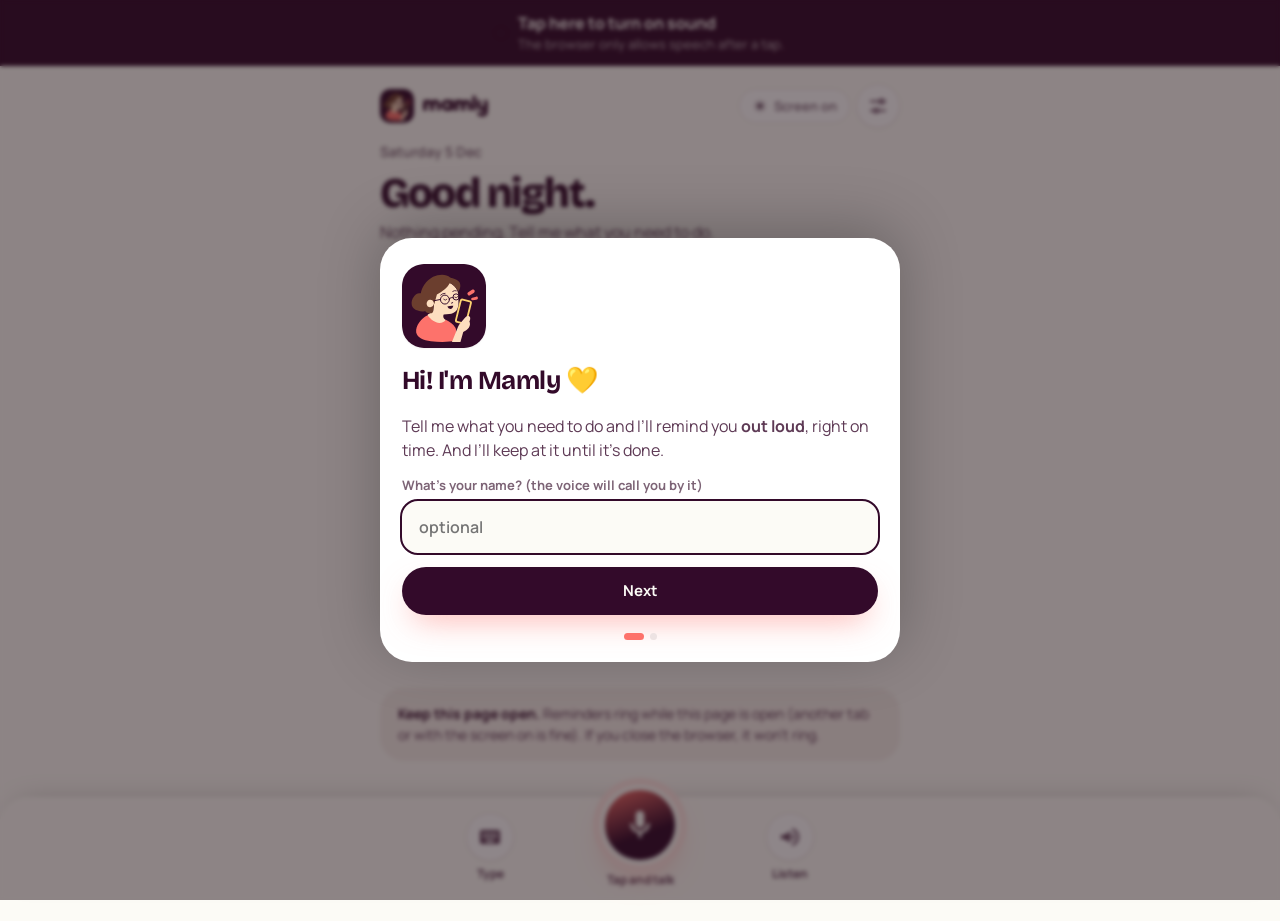
<file: web/index.html>
<!doctype html>
<html lang="pt-PT">
<head>
  <meta charset="utf-8">
  <meta name="robots" content="noindex">
  <meta name="viewport" content="width=device-width, initial-scale=1, viewport-fit=cover">
  <title>Mamly</title>
  <meta name="description" content="Lembretes falados: dizes o que tens de fazer e a app lembra-te em voz alta, de hora a hora.">
  <meta name="theme-color" content="#FCFBF6" media="(prefers-color-scheme: light)">
  <meta name="theme-color" content="#1A0D17" media="(prefers-color-scheme: dark)">
  <link rel="manifest" href="manifest.webmanifest">
  <link rel="icon" href="icon.svg" type="image/svg+xml">
  <link rel="apple-touch-icon" href="icon-512.png">
  <meta name="apple-mobile-web-app-capable" content="yes">
  <link rel="stylesheet" href="style.css">
</head>
<body>
  <button id="unlock" class="unlock" hidden>
    <span class="unlock-dot"></span>
    <span><b>Toca aqui para ligar o som</b><small>O browser só deixa falar depois de um toque.</small></span>
  </button>

  <header class="top">
    <div class="top-row">
      <div class="brand"><img src="icon.svg" alt=""><svg aria-label="Mamly" role="img" xmlns="http://www.w3.org/2000/svg" viewBox="200 776 852 288"><g fill="none" stroke="currentColor" stroke-width="46" stroke-linecap="round" stroke-linejoin="round">
<path d="M227.5 862V958"/><path d="M227.5 958V906A44.75 44.75 0 0 1 317 906V958"/><path d="M317 958V906A44 44 0 0 1 405 906V958"/>
<circle cx="516" cy="910" r="53.5"/><path d="M577 862V958"/>
<path d="M637 862V958"/><path d="M637 958V906A43.75 43.75 0 0 1 724.5 906V958"/><path d="M724.5 958V906A43 43 0 0 1 810.5 906V958"/>
<path d="M870 805V958"/>
<path d="M931.5 862V913A46.1 46.1 0 0 0 1023.7 913"/><path d="M1023.7 862V990Q1023.7 1036 975 1036Q950 1036 934 1024"/>
</g></svg></div>
      <div class="top-actions">
        <button id="keepAwake" class="chip" aria-pressed="false" title="Impede o ecrã de desligar enquanto a página está aberta">
          <svg viewBox="0 0 24 24" width="16" height="16" aria-hidden="true"><path fill="currentColor" d="M12 7a5 5 0 1 0 0 10 5 5 0 0 0 0-10Zm0-5 1.5 3h-3L12 2Zm0 20-1.5-3h3L12 22ZM2 12l3-1.5v3L2 12Zm20 0-3 1.5v-3l3 1.5ZM4.9 4.9l3.2 1.1-2.1 2.1-1.1-3.2Zm14.2 14.2-3.2-1.1 2.1-2.1 1.1 3.2Zm0-14.2-1.1 3.2-2.1-2.1 3.2-1.1ZM4.9 19.1l1.1-3.2 2.1 2.1-3.2 1.1Z"/></svg>
          Ecrã ligado
        </button>
        <button id="openSettings" class="icon-btn" aria-label="Definições">
          <svg viewBox="0 0 24 24" width="22" height="22" aria-hidden="true"><path fill="none" stroke="currentColor" stroke-width="1.8" stroke-linecap="round" d="M4 7h10M18 7h2M4 17h4M12 17h8"/><circle cx="16" cy="7" r="2.2" fill="none" stroke="currentColor" stroke-width="1.8"/><circle cx="10" cy="17" r="2.2" fill="none" stroke="currentColor" stroke-width="1.8"/></svg>
        </button>
      </div>
    </div>
    <p id="today" class="today"></p>
    <h1 id="greeting" class="greeting">Olá</h1>
    <p id="summary" class="summary"></p>
  </header>

  <main>
    <section id="next" class="next" hidden aria-live="polite">
      <div class="next-head">
        <span id="nextKind" class="next-kind">A seguir</span>
        <span id="nextIn" class="next-in"></span>
      </div>
      <div class="next-body">
        <div class="next-ring" aria-hidden="true">
          <svg viewBox="0 0 120 120"><circle class="ring-bg" cx="60" cy="60" r="52"/><circle id="nextRing" class="ring-fg" cx="60" cy="60" r="52"/></svg>
          <span id="nextTime" class="next-time"></span>
        </div>
        <div class="next-text">
          <p id="nextTask" class="next-task"></p>
          <p id="nextMeta" class="next-meta"></p>
        </div>
      </div>
      <div id="nextBarWrap" class="next-bar" hidden><i id="nextBar"></i></div>
    </section>

    <div id="dndBar" class="dnd-bar" hidden>
      <span class="dnd-moon" aria-hidden="true">🌙</span>
      <span id="dndText">Não incomodar</span>
      <button id="dndCancel" type="button" class="link-btn">Cancelar</button>
    </div>

    <section class="list-wrap">
      <div class="list-head">
        <h2>Hoje e a seguir</h2>
        <span id="count" class="count"></span>
      </div>
      <ul id="list" class="list"></ul>

      <div id="empty" class="empty">
        <div class="empty-art" aria-hidden="true"><img src="icon.svg" alt=""></div>
        <h3>A tua cabeça fica livre.</h3>
        <p>Carrega no microfone e diz o que não te podes esquecer. Eu lembro-te em voz alta.</p>
        <div class="examples">
          <button class="example" data-example="De 30 em 30 minutos das 13h às 17h avisa-me para pagar a conta da luz">“De 30 em 30 min, das 13h às 17h, pagar a luz”</button>
          <button class="example" data-example="Daqui a 20 minutos tirar a roupa da máquina">“Daqui a 20 min tirar a roupa”</button>
          <button class="example" data-example="Amanhã às 9 ligar ao dentista">“Amanhã às 9 ligar ao dentista”</button>
        </div>
        <div id="spEmpty" class="sp-empty" hidden></div>
      </div>

      <details id="calWrap" class="done-wrap cal-wrap" hidden>
        <summary><span>📅 Do calendário</span> <span id="calCount" class="count"></span></summary>
        <ul id="calList" class="list"></ul>
      </details>

      <details id="doneWrap" class="done-wrap" hidden>
        <summary><span>Feitos</span> <span id="doneCount" class="count"></span></summary>
        <ul id="doneList" class="list list-done"></ul>
        <button id="clearDone" class="link-btn">Limpar feitos</button>
      </details>
    </section>

    <div id="spStrip" class="sp-strip" hidden></div>

    <section id="notice" class="notice">
      <p id="noticeText"><b>Deixa esta página aberta.</b> Os avisos tocam enquanto a página estiver aberta (pode estar noutro separador ou com o ecrã ligado). Se fechares o browser, não toca.</p>
      <div class="notice-actions">
        <button id="enableNotif" class="btn btn-soft" hidden>Ativar notificações</button>
        <button id="fixBattery" class="btn btn-primary" hidden>Permitir funcionar em segundo plano</button>
        <button id="fixNotif" class="btn btn-soft" hidden>Ativar notificações</button>
        <button id="fixAlarm" class="btn btn-soft" hidden>Permitir alarmes</button>
        <button id="fixFullScreen" class="btn btn-soft" hidden>Responder por voz com o ecrã bloqueado</button>
        <button id="fixVoice" class="btn btn-primary" hidden>Instalar voz portuguesa</button>
        <button id="fixVoiceSettings" class="btn btn-soft" hidden>Definições de voz</button>
      </div>
      <ol id="batteryHelp" class="battery-help" hidden></ol>
    </section>
  </main>

  <!-- aviso em ecrã inteiro -->
  <section id="alert" class="alert" hidden role="alertdialog" aria-live="assertive" aria-labelledby="alertTask">
    <button class="alert-close" data-alert="close" aria-label="Fechar e voltar à lista">
      <svg viewBox="0 0 24 24" width="22" height="22" aria-hidden="true"><path fill="currentColor" d="M18.3 5.7 12 12l6.3 6.3-1.4 1.4L10.6 13.4 4.3 19.7l-1.4-1.4L9.2 12 2.9 5.7l1.4-1.4 6.3 6.3 6.3-6.3z"/></svg>
      <span>Fechar</span>
    </button>
    <div class="alert-inner">
      <div class="alert-bell" aria-hidden="true">
        <span></span><span></span>
        <svg viewBox="0 0 24 24" width="44" height="44"><path fill="currentColor" d="M12 22a2.5 2.5 0 0 0 2.4-2h-4.8a2.5 2.5 0 0 0 2.4 2Zm7-6V11a7 7 0 0 0-5.5-6.8V3.5a1.5 1.5 0 0 0-3 0v.7A7 7 0 0 0 5 11v5l-2 2v1h18v-1l-2-2Z"/></svg>
      </div>
      <p class="alert-kicker" id="alertKicker">Agora</p>
      <p class="alert-task" id="alertTask"></p>
      <p class="alert-meta" id="alertMeta"></p>
      <ul class="alert-list" id="alertList" hidden></ul>
      <button class="alert-done" data-alert="done">
        <svg viewBox="0 0 24 24" width="28" height="28" aria-hidden="true"><path fill="currentColor" d="M9 16.2 4.8 12l-1.4 1.4L9 19 21 7l-1.4-1.4L9 16.2Z"/></svg>
        <span id="alertDoneLabel">Feito</span>
      </button>
      <div class="alert-actions">
        <button class="alert-btn" data-alert="snooze10">+10 min</button>
        <button class="alert-btn" data-alert="snooze30">+30 min</button>
        <button class="alert-btn" data-alert="repeat" aria-label="Repetir">
          <svg viewBox="0 0 24 24" width="20" height="20" aria-hidden="true"><path fill="currentColor" d="M3 10v4h4l5 4V6L7 10H3Zm13.5 2A4.5 4.5 0 0 0 14 8v8a4.5 4.5 0 0 0 2.5-4ZM14 3.2v2.1a7 7 0 0 1 0 13.4v2.1a9 9 0 0 0 0-17.6Z"/></svg>
          Repetir
        </button>
      </div>
      <p class="alert-hint" id="alertHint"></p>
    </div>
  </section>

  <div id="toast" class="toast" hidden role="status"></div>
  <div id="cheer" class="cheer" hidden aria-live="polite">
    <div class="cheer-badge"><svg viewBox="0 0 24 24" width="44" height="44" aria-hidden="true"><path d="M5 12.5l4.2 4.2L19 7" fill="none" stroke="currentColor" stroke-width="3" stroke-linecap="round" stroke-linejoin="round"/></svg></div>
    <p id="cheerText" class="cheer-text"></p>
  </div>

  <!-- barra de baixo: microfone ao alcance do polegar -->
  <div class="dock">
    <p id="transcript" class="transcript" aria-live="polite"></p>
    <form id="typeForm" class="type-form" autocomplete="off" hidden>
      <input id="typeInput" type="text" placeholder="Ex.: às 15h ligar à mãe" aria-label="Escrever lembrete" enterkeyhint="done">
      <button class="send" type="submit" aria-label="Adicionar">
        <svg viewBox="0 0 24 24" width="22" height="22" aria-hidden="true"><path fill="currentColor" d="M3.4 20.4 21 12 3.4 3.6 3.4 10l12.6 2-12.6 2z"/></svg>
      </button>
    </form>
    <div class="dock-bar">
      <button id="typeToggle" class="dock-btn" aria-label="Escrever em vez de falar" aria-expanded="false">
        <svg viewBox="0 0 24 24" width="24" height="24" aria-hidden="true"><path fill="currentColor" d="M20 5H4a2 2 0 0 0-2 2v10a2 2 0 0 0 2 2h16a2 2 0 0 0 2-2V7a2 2 0 0 0-2-2Zm-9 3h2v2h-2V8Zm0 3h2v2h-2v-2ZM8 8h2v2H8V8Zm0 3h2v2H8v-2Zm-1 2H5v-2h2v2Zm0-3H5V8h2v2Zm9 7H8v-2h8v2Zm0-4h-2v-2h2v2Zm0-3h-2V8h2v2Zm3 3h-2v-2h2v2Zm0-3h-2V8h2v2Z"/></svg>
        <span>Escrever</span>
      </button>
      <div class="mic-wrap">
        <button id="mic" class="mic" aria-label="Falar um lembrete">
          <span class="mic-ring"></span><span class="mic-ring r2"></span>
          <svg class="mic-icon" viewBox="0 0 24 24" width="34" height="34" aria-hidden="true"><path fill="currentColor" d="M12 14a3 3 0 0 0 3-3V5a3 3 0 1 0-6 0v6a3 3 0 0 0 3 3Zm5-3a5 5 0 0 1-10 0H5a7 7 0 0 0 6 6.9V21h2v-3.1a7 7 0 0 0 6-6.9h-2Z"/></svg>
          <span class="mic-wave" aria-hidden="true"><i></i><i></i><i></i><i></i><i></i></span>
        </button>
        <p id="micLabel" class="mic-label">Toca e fala</p>
      </div>
      <button id="readAll" class="dock-btn" aria-label="Ouvir o que tenho para fazer">
        <svg viewBox="0 0 24 24" width="24" height="24" aria-hidden="true"><path fill="currentColor" d="M3 10v4h4l5 4V6L7 10H3Zm13.5 2A4.5 4.5 0 0 0 14 8v8a4.5 4.5 0 0 0 2.5-4ZM14 3.2v2.1a7 7 0 0 1 0 13.4v2.1a9 9 0 0 0 0-17.6Z"/></svg>
        <span>Ouvir</span>
      </button>
    </div>
  </div>

  <dialog id="editDlg" class="dlg">
    <form method="dialog" id="editForm">
      <div class="dlg-head">
        <div class="dlg-grip" aria-hidden="true"></div>
        <h2 tabindex="-1" autofocus>Editar lembrete</h2>
        <button type="button" class="dlg-x" data-x="eCancel" aria-label="Fechar"><svg viewBox="0 0 24 24" width="20" height="20" aria-hidden="true"><path d="M6 6l12 12M18 6 6 18" stroke="currentColor" stroke-width="2.4" stroke-linecap="round" fill="none"/></svg></button>
      </div>
      <label>O que tens de fazer
        <input id="eTask" type="text" required>
      </label>
      <label>Repetir
        <select id="eInterval">
          <option value="0">Só uma vez</option>
          <option value="days">Em dias da semana</option>
          <option value="0.5">De 30 em 30 segundos</option>
          <option value="1">De minuto a minuto</option>
          <option value="5">De 5 em 5 min</option>
          <option value="10">De 10 em 10 min</option>
          <option value="15">De 15 em 15 min</option>
          <option value="30">De meia em meia hora</option>
          <option value="45">De 45 em 45 min</option>
          <option value="60">De hora a hora</option>
          <option value="90">De hora e meia em hora e meia</option>
          <option value="120">De 2 em 2 horas</option>
          <option value="180">De 3 em 3 horas</option>
        </select>
      </label>
      <div id="eDaysWrap" class="e-days" hidden>
        <span class="e-days-label">Dias</span>
        <div class="e-days-row">
          <button type="button" data-day="1" aria-label="segunda">S</button><button type="button" data-day="2" aria-label="terça">T</button><button type="button" data-day="3" aria-label="quarta">Q</button><button type="button" data-day="4" aria-label="quinta">Q</button><button type="button" data-day="5" aria-label="sexta">S</button><button type="button" data-day="6" aria-label="sábado">S</button><button type="button" data-day="0" aria-label="domingo">D</button>
        </div>
      </div>
      <label id="eDateWrap">Dia
        <input id="eDate" type="date">
      </label>
      <div class="row2">
        <label><span id="eStartLabel">Primeiro aviso</span>
          <input id="eStart" type="time" required>
        </label>
        <label id="eEndWrap">Até às
          <input id="eEnd" type="time">
        </label>
      </div>
      <label class="toggle"><input id="eDeadline" type="checkbox"> <span>É um prazo (avisa 15 min antes e à hora limite)</span></label>
      <div class="dlg-actions">
        <button type="button" class="btn btn-danger" id="eDelete">Apagar</button>
        <span class="spacer"></span>
        <button type="button" class="btn btn-soft" id="eShare">
          <svg viewBox="0 0 24 24" width="18" height="18" aria-hidden="true" style="vertical-align:-3px;margin-right:4px"><path fill="currentColor" d="M18 16a3 3 0 0 0-2.4 1.2l-6.7-3.4a3 3 0 0 0 0-1.6l6.7-3.4A3 3 0 1 0 15 7l-6.7 3.4a3 3 0 1 0 0 3.2L15 17a3 3 0 1 0 3-1Z"/></svg>Partilhar
        </button>
        <button type="button" class="btn btn-ghost" id="eCancel">Cancelar</button>
        <button type="submit" class="btn btn-primary" value="save">Guardar</button>
      </div>
    </form>
  </dialog>

  <dialog id="shareDlg" class="dlg">
    <form method="dialog" id="shareForm">
      <div class="dlg-head">
        <div class="dlg-grip" aria-hidden="true"></div>
        <h2 id="shareTitle" tabindex="-1" autofocus>Recebeste um lembrete</h2>
        <button type="button" class="dlg-x" data-x="shareNo" aria-label="Fechar"><svg viewBox="0 0 24 24" width="20" height="20" aria-hidden="true"><path d="M6 6l12 12M18 6 6 18" stroke="currentColor" stroke-width="2.4" stroke-linecap="round" fill="none"/></svg></button>
      </div>
      <div class="share-card">
        <p class="share-task" id="shareTask"></p>
        <p class="share-when" id="shareWhen"></p>
      </div>
      <p class="share-note" id="shareNote">Se aceitares, o Mamly lembra-te disto como se o tivesses criado tu.</p>
      <div class="dlg-actions">
        <button type="button" class="btn btn-ghost" id="shareNo">Agora não</button>
        <span class="spacer"></span>
        <button type="button" class="btn btn-primary" id="shareYes">Aceitar</button>
      </div>
    </form>
  </dialog>

  <dialog id="welcomeDlg" class="dlg welcome">
    <form method="dialog" id="welcomeForm">
      <div class="w-step" data-step="1">
        <img class="w-logo" src="icon.svg" alt="" width="84" height="84">
        <h2>Olá! Eu sou o Mamly 💛</h2>
        <p>Dizes-me o que tens de fazer e eu lembro-te <b>em voz alta</b>, à hora certa. E insisto até fazeres.</p>
        <label>Como te chamas? (a voz chama-te pelo nome)
          <input id="wName" type="text" placeholder="opcional" autocomplete="given-name">
        </label>
        <button type="button" class="btn btn-primary w-next">Seguinte</button>
      </div>
      <div class="w-step" data-step="2" hidden>
        <h2>Fala comigo como falas com alguém</h2>
        <p>Toca no microfone e diz, por exemplo:</p>
        <ul class="w-examples">
          <li>«Daqui a 20 minutos tirar a roupa da máquina»</li>
          <li>«Todos os dias às 9h tomar a medicação»</li>
          <li>«De hora a hora até às 17h ir ao mecânico»</li>
        </ul>
        <p class="w-small">Quando o aviso tocar, podes responder <b>«feito»</b> ou <b>«adia 15 minutos»</b>.</p>
        <button type="button" class="btn btn-primary w-next" id="wNext2">Seguinte</button>
      </div>
      <div class="w-step" data-step="3" hidden>
        <h2>Para tocar com o ecrã desligado</h2>
        <p>O Android precisa de algumas autorizações. Toca em cada uma, faz o que diz e volta aqui:</p>
        <div class="w-perms">
          <button type="button" class="w-perm" data-perm="notif"><span class="w-ok"></span><span class="w-txt"><b>Notificações</b><small>Para veres os avisos. Toca em «Permitir».</small></span></button>
          <button type="button" class="w-perm" data-perm="alarm"><span class="w-ok"></span><span class="w-txt"><b>Alarmes e lembretes</b><small>Para tocar à hora certa. Liga «Permitir alarmes e lembretes».</small></span></button>
          <button type="button" class="w-perm" data-perm="battery"><span class="w-ok"></span><span class="w-txt"><b>Funcionar em segundo plano</b><small id="wBatteryTxt">Para o Android não desligar o Mamly. Toca em «Utilização da bateria» (ou «Bateria») e escolhe «Sem restrições». Se aparecer «Permitir utilização em segundo plano», toca nessas palavras (não no botão) e escolhe «Sem restrições».</small></span></button>
          <button type="button" class="w-perm" data-perm="mic"><span class="w-ok"></span><span class="w-txt"><b>Microfone</b><small>Para falares os lembretes. Toca em «Permitir».</small></span></button>
        </div>
        <button type="button" class="btn btn-primary w-done">Começar</button>
      </div>
      <div class="w-dots" aria-hidden="true"><i></i><i></i><i></i></div>
    </form>
  </dialog>

  <dialog id="settingsDlg" class="dlg">
    <form method="dialog" id="settingsForm">
      <div class="dlg-head">
        <div class="dlg-grip" aria-hidden="true"></div>
        <h2 tabindex="-1" autofocus>Definições</h2>
        <button type="button" class="dlg-x" data-x="close" aria-label="Fechar"><svg viewBox="0 0 24 24" width="20" height="20" aria-hidden="true"><path d="M6 6l12 12M18 6 6 18" stroke="currentColor" stroke-width="2.4" stroke-linecap="round" fill="none"/></svg></button>
      </div>
      <label>O teu nome (a voz chama-te pelo nome)
        <input id="sName" type="text" placeholder="opcional">
      </label>
      <label>Língua
        <select id="sLang">
          <option value="auto">Automática (a do telemóvel)</option>
          <option value="pt">Português</option>
          <option value="en">English</option>
        </select>
      </label>
      <label id="voiceWrap">Voz (escolhe e ouve como soa)
        <select id="sVoice"></select>
      </label>
      <label>Velocidade da voz <output id="sRateOut"></output>
        <input id="sRate" type="range" min="0.7" max="1.4" step="0.05">
      </label>
      <label>Repetir a mensagem
        <select id="sRepeat">
          <option value="1">1 vez</option>
          <option value="2">2 vezes</option>
          <option value="3">3 vezes</option>
        </select>
      </label>
      <label class="toggle mom"><input id="sMom" type="checkbox"> <span><b>Modo mãe 💛</b> A voz fala como uma mãe carinhosa: <q>Meu amor, não te esqueças…</q></span></label>
      <label class="toggle"><input id="sChime" type="checkbox"> <span>Tocar um sinal antes de falar</span></label>
      <div class="quiet">
        <label class="toggle"><input id="sQuiet" type="checkbox"> <span><b>Horas de silêncio</b> · Não repetir avisos de noite</span></label>
        <div class="row2" id="sQuietTimes">
          <label>Das <input id="sQuietFrom" type="time" value="23:00"></label>
          <label>Até às <input id="sQuietTo" type="time" value="08:00"></label>
        </div>
        <p class="quiet-hint">Os avisos com hora marcada (ex.: «às 7h», «todos os dias às 9h») tocam sempre.</p>
        <p class="quiet-hint">Para uma pausa, diz ao microfone: «não me incomodes das 15h às 16h» ou «durante 1 hora».</p>
      </div>
      <div class="quiet cal" id="sCalWrap" hidden>
        <label class="toggle"><input id="sCal" type="checkbox"> <span><b>📅 Calendário</b> <span>· Avisar dos eventos do teu calendário</span></span></label>
        <div id="sCalBody" hidden>
          <p class="quiet-hint" id="sCalPerm" hidden><span>Para ler os teus calendários, o Mamly precisa de autorização.</span> <button type="button" class="btn btn-soft" id="sCalGrant">Dar acesso</button></p>
          <p class="cal-count" id="sCalCount"></p>
          <p class="cal-label">Calendários a seguir</p>
          <div id="sCalList" class="cal-list"></div>
          <p class="cal-label">Avisar</p>
          <div id="sCalLeads" class="cal-leads">
            <label><input type="checkbox" data-lead="3d"> <span>3 dias antes</span></label>
            <label><input type="checkbox" data-lead="2d"> <span>2 dias antes</span></label>
            <label><input type="checkbox" data-lead="1d"> <span>1 dia antes</span></label>
            <label><input type="checkbox" data-lead="1h"> <span>1 hora antes</span></label>
            <label><input type="checkbox" data-lead="0"> <span>À hora do evento</span></label>
          </div>
          <label id="sCalHourWrap" class="cal-hour"><span>Avisos de dias antes, às</span> <input id="sCalHour" type="time" value="09:00"></label>
          <p class="quiet-hint">Só eventos com hora. O Mamly só lê o calendário: não muda nada e nada sai do telemóvel.</p>
        </div>
      </div>
      <div class="quiet backup" id="widgetTip" hidden>
        <p class="backup-title"><b>📲 Ainda mais rápido</b></p>
        <p class="quiet-hint">Põe o botão do Mamly no ecrã principal: mantém o dedo num espaço vazio → «Widgets» → Mamly. Tocas e ele abre logo a ouvir. Também podes manter o dedo no ícone do Mamly → «Novo lembrete».</p>
      </div>
      <div class="quiet backup">
        <p class="backup-title"><b>💾 Cópia de segurança</b></p>
        <p class="quiet-hint">Vais mudar de telemóvel? Guarda uma cópia dos teus lembretes e definições (por exemplo no Google Drive ou enviada para ti por email) e, no telemóvel novo, carrega em «Restaurar».</p>
        <div class="backup-actions">
          <button type="button" class="btn btn-soft" id="backupSave">Guardar cópia</button>
          <button type="button" class="btn btn-ghost" id="backupOpen">Restaurar</button>
        </div>
        <input type="file" id="backupFile" accept=".json,application/json" hidden>
      </div>
      <label class="toggle" id="sAlarmWrap" hidden><input id="sAlarm" type="checkbox"> <span>Usar o volume do alarme (ouve-se mesmo com o telemóvel em silêncio)</span></label>
      <label class="toggle"><input id="sListen" type="checkbox"> <span>Depois do aviso, ouvir a resposta (<q>feito</q>, <q>adia 15 minutos</q>)</span></label>
      <label class="toggle" id="sLockAlertWrap" hidden><input id="sLockAlert" type="checkbox"> <span>Com o ecrã bloqueado, mostrar o aviso por cima (como um despertador), para poderes responder por voz</span></label>
      <div id="spWall" class="sp-wall" hidden></div>
      <a class="support-row" id="supportMail" hidden href="mailto:ola@mamly.app?subject=Quero%20apoiar%20o%20Mamly">
        <span class="support-eyebrow">Apoiantes do Mamly</span>
        <b>Este espaço pode ser teu</b>
        <span class="support-txt">Queres apoiar o projeto? Fala connosco.</span>
      </a>
      <a class="social-row" href="https://www.instagram.com/mamly.app/">
        <span class="social-ic"><svg viewBox="0 0 24 24" width="22" height="22" aria-hidden="true" fill="none" stroke="currentColor" stroke-width="2"><rect x="3" y="3" width="18" height="18" rx="5"/><circle cx="12" cy="12" r="4.2"/><circle cx="17.3" cy="6.7" r="1.1" fill="currentColor" stroke="none"/></svg></span>
        <span class="social-txt"><b>Segue-nos no Instagram</b><span>@mamly.app</span></span>
        <span class="social-go" aria-hidden="true">›</span>
      </a>
      <details id="diagWrap" class="about diag-box" hidden>
        <summary>🛠️ Os avisos não tocam?</summary>
        <p class="quiet-hint">Primeiro experimenta o teste: carrega no botão, desliga o ecrã e espera. Se ouvires a voz, está tudo a funcionar.</p>
        <button type="button" class="btn btn-primary" id="sTestNow">Testar agora (fala daqui a 10 s)</button>
        <ul id="diagSimple" class="diag-simple"></ul>
        <p class="quiet-hint">Se continuar a falhar, envia-nos o diagnóstico (não inclui os teus lembretes) e nós ajudamos.</p>
        <button type="button" class="btn btn-soft" id="sDiagSend">Enviar diagnóstico</button>
        <details class="diag-tech">
          <summary>Detalhes técnicos</summary>
          <p id="diagInfo" class="diag-info"></p>
          <pre id="diagLog" class="diag-log"></pre>
        </details>
      </details>
      <details class="about">
        <summary>Sobre e privacidade</summary>
        <p><b>Mamly</b> <span id="appVersion"></span></p>
        <p>Os teus lembretes ficam guardados <b>só neste telemóvel</b>. A app não tem contas, não tem publicidade e não envia os teus lembretes para lado nenhum.</p>
        <p>Quando falas para o microfone, o áudio é transformado em texto pelo serviço de voz do Android (normalmente da Google), como num ditado normal. A voz que lê os avisos também é a do Android.</p>
        <p>Se desinstalares a app, os lembretes são apagados.</p>
        <p>Contacto: <a id="contactMail" href="mailto:ola@mamly.app">ola@mamly.app</a></p>
      </details>
      <div class="dlg-actions">
        <button type="button" class="btn btn-ghost" id="sTest">Testar voz</button>
        <button type="button" class="btn btn-ghost" id="sTestStandby" hidden>Testar com ecrã desligado</button>
        <span class="spacer"></span>
        <button type="submit" class="btn btn-primary">Fechar</button>
      </div>
    </form>
  </dialog>

  <script src="supporters.js"></script>
  <script src="parser.js"></script>
  <script src="parser-en.js"></script>
  <script src="app.js"></script>
</body>
</html>
</file>
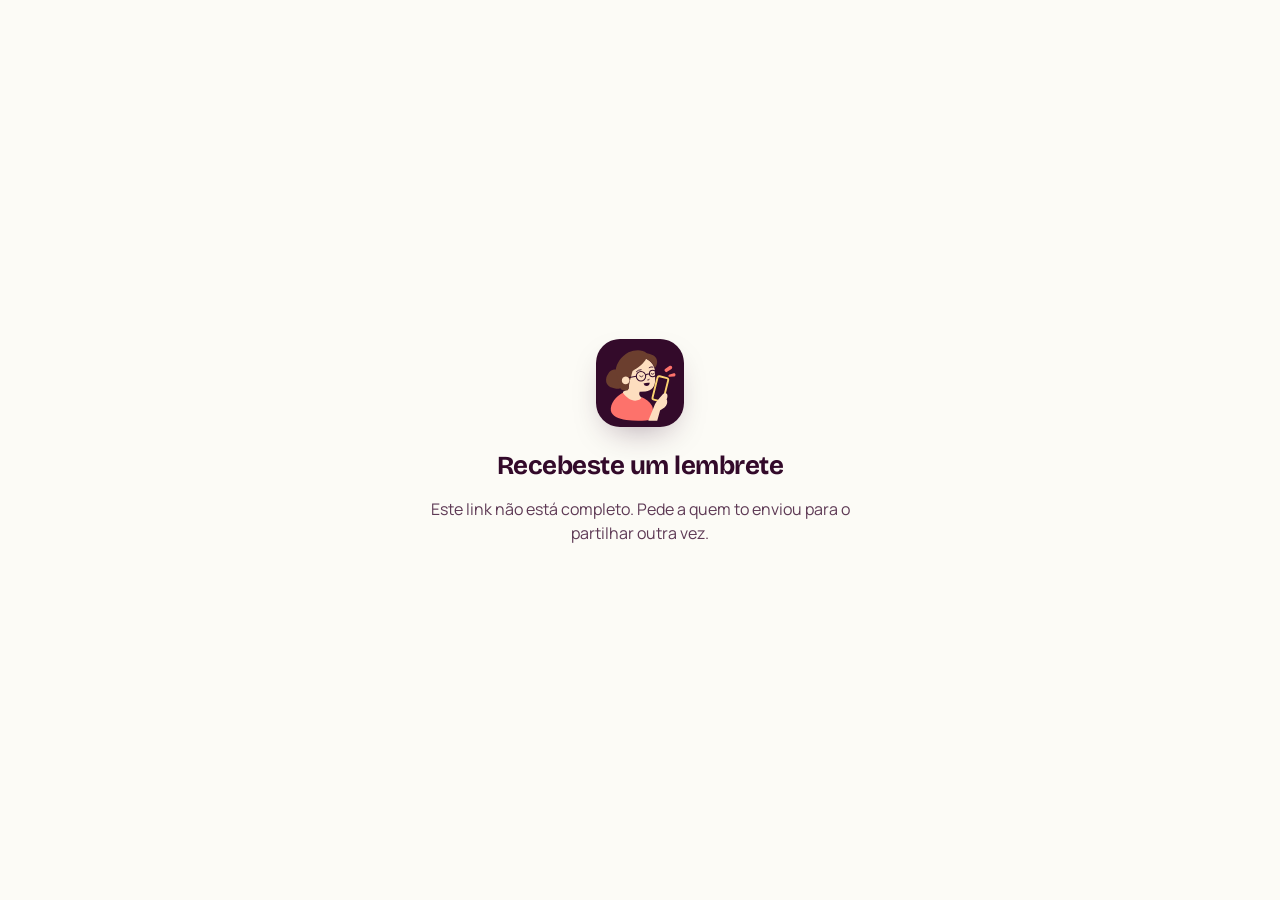
<file: web/add.html>
<!doctype html>
<html lang="pt-PT">
<head>
  <meta charset="utf-8">
  <meta name="viewport" content="width=device-width, initial-scale=1, viewport-fit=cover">
  <title>Um lembrete para ti · Mamly</title>
  <meta name="description" content="Alguém partilhou um lembrete contigo no Mamly.">
  <meta name="robots" content="noindex">
  <meta name="theme-color" content="#330A2A">
  <link rel="icon" href="icon.svg" type="image/svg+xml">
  <style>
    @font-face { font-family: "Bricolage Grotesque"; src: url("fonts/bricolage-grotesque.woff2") format("woff2"); font-weight: 200 800; font-display: swap; }
    @font-face { font-family: "Manrope"; src: url("fonts/manrope.woff2") format("woff2"); font-weight: 200 800; font-display: swap; }
    :root { --bg: #FCFBF6; --card: #fff; --ink: #330A2A; --ink-2: #5E3A55; --muted: #7D6476; --line: #EDE3E3; --coral: #FD726B; --sun: #FBD270; color-scheme: light; }
    @media (prefers-color-scheme: dark) { :root { --bg: #1A0D17; --card: #2D1828; --ink: #FCF3F0; --ink-2: #E2CDD8; --muted: #A9909F; --line: #42283A; color-scheme: dark; } }
    * { box-sizing: border-box; }
    body { margin: 0; min-height: 100vh; background: var(--bg); color: var(--ink); font: 16px/1.5 "Manrope", system-ui, sans-serif;
      display: grid; place-items: center; padding: 24px 16px calc(24px + env(safe-area-inset-bottom)); }
    main { width: 100%; max-width: 420px; text-align: center; }
    .logo { width: 88px; height: 88px; border-radius: 24px; box-shadow: 0 14px 34px -14px rgba(51,10,42,.4); }
    h1 { font-family: "Bricolage Grotesque", system-ui, sans-serif; font-size: 26px; line-height: 1.15; letter-spacing: -.02em; margin: 18px 0 14px; }
    .card { background: var(--card); border: 1px solid var(--line); border-radius: 22px; padding: 18px; text-align: left; box-shadow: 0 10px 30px -18px rgba(51,10,42,.35); }
    .task { margin: 0; font-family: "Bricolage Grotesque", system-ui, sans-serif; font-weight: 700; font-size: 22px; line-height: 1.2; overflow-wrap: anywhere; }
    .when { margin: 6px 0 0; color: var(--ink-2); }
    .btn { display: flex; align-items: center; justify-content: center; gap: 8px; width: 100%; min-height: 54px; margin-top: 12px; border-radius: 999px;
      font-weight: 800; font-size: 17px; text-decoration: none; border: 0; cursor: pointer; }
    .primary { background: #330A2A; color: #FCFBF6; margin-top: 22px; }
    @media (prefers-color-scheme: dark) { .primary { background: var(--coral); color: #330A2A; } }
    .ghost { background: transparent; color: var(--ink); border: 1.5px solid var(--line); }
    .note { color: var(--muted); font-size: 14px; margin: 16px 0 0; }
    .err { color: var(--ink-2); }
    [hidden] { display: none !important; }
  </style>
</head>
<body>
  <main>
    <img class="logo" src="icon.svg" alt="Mamly">
    <h1 id="title">Recebeste um lembrete</h1>
    <div class="card" id="card" hidden>
      <p class="task" id="task"></p>
      <p class="when" id="when"></p>
    </div>
    <p class="err" id="err" hidden>Este link não está completo. Pede a quem to enviou para o partilhar outra vez.</p>

    <div id="actions" hidden>
      <a class="btn primary" id="open" href="#">Abrir no Mamly</a>
      <p class="note" id="noAppNote" hidden>Parece que ainda não tens o Mamly. Instala-o e volta a tocar no link.</p>
      <a class="btn ghost" id="install" href="https://github.com/pedrobd/mamly/releases/download/mamly/Mamly.apk">Instalar o Mamly (Android)</a>
      <a class="btn ghost" id="web" href="./">Usar a versão web</a>
      <p class="note">O lembrete vai dentro do próprio link: não passa por nenhum servidor.</p>
    </div>
  </main>
  <script>
    (function () {
      var m = location.hash.match(/r=([A-Za-z0-9_-]+)/);
      var d = null;
      try { d = m && JSON.parse(decodeURIComponent(escape(atob(m[1].replace(/-/g, '+').replace(/_/g, '/'))))); } catch (e) {}
      if (!d || d.v !== 1 || !d.t) { document.getElementById('err').hidden = false; return; }
      var pad = function (n) { return (n < 10 ? '0' : '') + n; };
      var hm = function (t) { var x = new Date(t); return pad(x.getHours()) + ':' + pad(x.getMinutes()); };
      var day = function (t) {
        var a = new Date(t); a.setHours(0, 0, 0, 0); var b = new Date(); b.setHours(0, 0, 0, 0);
        var diff = Math.round((a - b) / 864e5);
        return diff === 0 ? 'hoje' : diff === 1 ? 'amanhã' : a.toLocaleDateString('pt-PT', { weekday: 'long', day: 'numeric' });
      };
      var every = function (min) {
        if (min < 1) { var s = Math.round(min * 60); return 'De ' + s + ' em ' + s + ' segundos'; }
        if (min === 60) return 'De hora a hora'; if (min === 30) return 'De meia em meia hora';
        if (min % 60 === 0) return 'De ' + (min / 60) + ' em ' + (min / 60) + ' horas';
        return 'De ' + min + ' em ' + min + ' minutos';
      };
      document.title = (d.n ? d.n + ' quer lembrar-te' : 'Um lembrete para ti') + ' · Mamly';
      document.getElementById('title').textContent = d.n ? d.n + ' quer lembrar-te de' : 'Recebeste um lembrete';
      document.getElementById('task').textContent = String(d.t).slice(0, 200);
      document.getElementById('when').textContent = d.o
        ? (day(d.f).charAt(0).toUpperCase() + day(d.f).slice(1)) + ' às ' + hm(d.f)
        : every(d.i || 60) + (d.e ? ' · até ' + (day(d.e) === 'hoje' ? '' : day(d.e) + ' ') + 'às ' + hm(d.e) : '');
      document.getElementById('card').hidden = false;
      document.getElementById('actions').hidden = false;

      var payload = m[1];
      var here = location.href.split('#')[0].split('?')[0];
      var fallback = here + '?semapp=1#r=' + payload;
      var android = /Android/i.test(navigator.userAgent);
      document.getElementById('web').href = './#r=' + payload;
      if (android) {
        document.getElementById('open').href = 'intent://add?r=' + payload + '#Intent;scheme=mamly;package=pt.pedrobd.lembrame;S.browser_fallback_url=' + encodeURIComponent(fallback) + ';end';
      } else {
        document.getElementById('open').hidden = true;
        document.getElementById('install').textContent = 'Instalar o Mamly (só Android)';
      }
      if (/[?&]semapp=1/.test(location.search)) document.getElementById('noAppNote').hidden = false;
    })();
  </script>
</body>
</html>
</file>
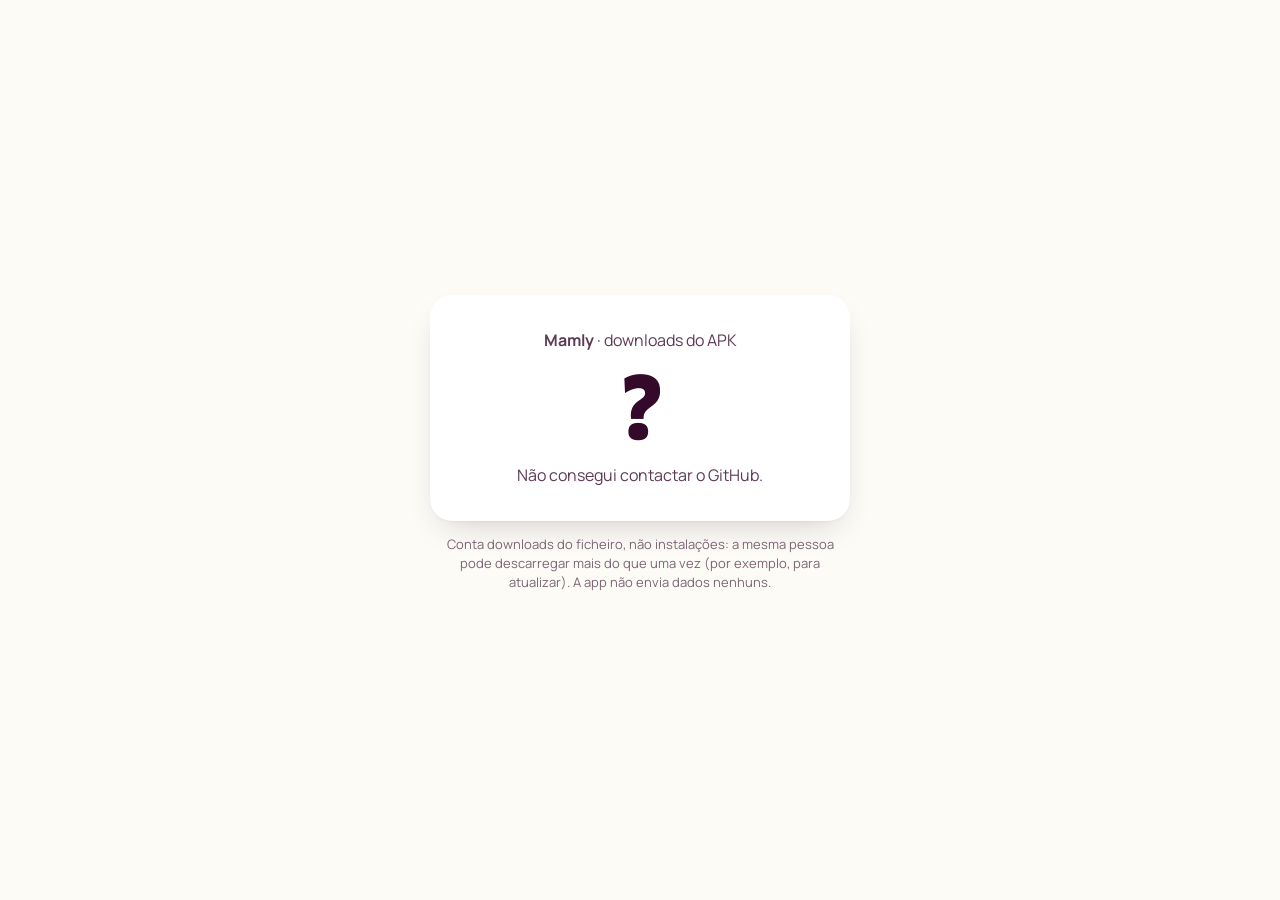
<file: web/downloads.html>
<!doctype html>
<html lang="pt-PT">
<head>
  <meta charset="utf-8">
  <meta name="viewport" content="width=device-width, initial-scale=1">
  <title>Downloads · Mamly</title>
  <meta name="robots" content="noindex">
  <link rel="icon" href="icon.svg" type="image/svg+xml">
  <link rel="stylesheet" href="style.css">
  <style>
    body { padding: 0; display: grid; place-items: center; min-height: 100vh; }
    .box { width: min(420px, calc(100% - 32px)); text-align: center; }
    .big { font-family: var(--display); font-weight: 800; font-size: 96px; letter-spacing: -.04em; line-height: 1; color: var(--accent); margin: 8px 0; font-variant-numeric: tabular-nums; }
    .card { background: var(--card); border-radius: 22px; box-shadow: var(--shadow); padding: 28px 22px; }
    .card p { margin: 6px 0; color: var(--ink-2); }
    .small { font-size: 13px; color: var(--muted); margin-top: 14px; }
  </style>
</head>
<body>
  <div class="box">
    <div class="card">
      <p><b>Mamly</b> · downloads do APK</p>
      <div class="big" id="total">…</div>
      <p id="detail"></p>
    </div>
    <p class="small">Conta downloads do ficheiro, não instalações: a mesma pessoa pode descarregar mais do que uma vez (por exemplo, para atualizar). A app não envia dados nenhuns.</p>
  </div>
  <script>
    fetch('https://api.github.com/repos/pedrobd/mamly/releases/tags/mamly')
      .then(r => r.json())
      .then(rel => {
        const cur = (rel.assets || []).reduce((n, a) => n + (a.download_count || 0), 0);
        const m = (rel.body || '').match(/Downloads de versões anteriores: (\d+)/);
        const prev = m ? parseInt(m[1], 10) : 0;
        document.getElementById('total').textContent = cur + prev;
        const when = new Date(rel.published_at || rel.created_at).toLocaleString('pt-PT', { day: 'numeric', month: 'short', hour: '2-digit', minute: '2-digit' });
        document.getElementById('detail').textContent = cur + ' da versão atual (publicada a ' + when + ')' + (prev ? ' + ' + prev + ' de versões anteriores' : '');
      })
      .catch(() => { document.getElementById('total').textContent = '?'; document.getElementById('detail').textContent = 'Não consegui contactar o GitHub.'; });
  </script>
</body>
</html>
</file>
<file: web/style.css>
/* Mamly — uma coisa de cada vez, em grande.
   Tema com as cores do logo: ameixa, coral, amarelo e creme.
   Substitui o style.css sem mudar o index.html: os mesmos seletores e IDs, só tokens, raios, sombras e detalhes. */
/* Letras incluídas na app (funciona sem internet e sem pedidos a terceiros). */
@font-face { font-family: "Bricolage Grotesque"; src: url("fonts/bricolage-grotesque.woff2") format("woff2"); font-weight: 200 800; font-display: swap; }
@font-face { font-family: "Manrope"; src: url("fonts/manrope.woff2") format("woff2"); font-weight: 200 800; font-display: swap; }
:root {
    --bg: #FCFBF6; --bg-2: #F5EEE9; --card: #FFFFFF; --ink: #330A2A; --ink-2: #5E3A55; --muted: #7D6476;
    --line: #EDE3E3; --accent: #330A2A; --accent-2: #FD726B; --accent-ink: #FCFBF6; --accent-soft: #FFE6E2;
    --sun: #FBD270; --amber: #8F560A; --amber-soft: #FDF0D2; --ok: #2A7553; --ok-soft: #DDF0E6; --danger: #B0302D;
    /* cartão 'A seguir' e aviso em ecrã inteiro: as cores do logo (ameixa, coral) — texto creme */
    --hero-1: #5C1E4E; --hero-2: #330A2A; --hero-3: #22061C; --alert-1: #E0505A; --alert-2: #A62F55; --alert-3: #330A2A;
    --check-line: #E3D2D8; --done-check: #2A7553; --accent-rgb: 51, 10, 42;
    --shadow-sm: 0 1px 2px rgba(51, 10, 42, .06); --shadow: 0 1px 2px rgba(51, 10, 42, .04), 0 14px 34px -14px rgba(51, 10, 42, .22); --shadow-accent: 0 14px 32px -10px rgba(253, 114, 107, .55); --dock-bg: rgba(252, 251, 246, .86);
  --radius: 24px;
  --radius-lg: 30px;
  --display: "Bricolage Grotesque", ui-rounded, system-ui, sans-serif;
  --body: "Manrope", system-ui, -apple-system, "Segoe UI", Roboto, sans-serif;
  color-scheme: light;
}
@media (prefers-color-scheme: dark) {
  :root:not([data-theme="light"]) {
    --bg: #1A0D17; --bg-2: #24131F; --card: #2D1828; --ink: #FCF3F0; --ink-2: #E2CDD8; --muted: #A9909F;
    --line: #42283A; --accent: #FD726B; --accent-2: #FBD270; --accent-ink: #330A2A; --accent-soft: #46222D;
    --sun: #FBD270; --amber: #F0B45A; --amber-soft: #362913; --ok: #62CC95; --ok-soft: #173326; --danger: #FF8273;
    --hero-1: #6A2459; --hero-2: #47143D; --hero-3: #2A0A23; --alert-1: #D84D58; --alert-2: #9C2C52; --alert-3: #330A2A;
    --check-line: #5C4256; --done-check: #2A7553; --accent-rgb: 253, 114, 107;
    --shadow-sm: 0 1px 2px rgba(0, 0, 0, .4); --shadow: 0 1px 2px rgba(0, 0, 0, .35), 0 14px 34px -14px rgba(0, 0, 0, .7); --shadow-accent: 0 14px 32px -10px rgba(253, 114, 107, .4); --dock-bg: rgba(26, 13, 23, .86);
    color-scheme: dark;
  }
}
:root[data-theme="dark"] {
    --bg: #1A0D17; --bg-2: #24131F; --card: #2D1828; --ink: #FCF3F0; --ink-2: #E2CDD8; --muted: #A9909F;
    --line: #42283A; --accent: #FD726B; --accent-2: #FBD270; --accent-ink: #330A2A; --accent-soft: #46222D;
    --sun: #FBD270; --amber: #F0B45A; --amber-soft: #362913; --ok: #62CC95; --ok-soft: #173326; --danger: #FF8273;
    --hero-1: #6A2459; --hero-2: #47143D; --hero-3: #2A0A23; --alert-1: #D84D58; --alert-2: #9C2C52; --alert-3: #330A2A;
    --check-line: #5C4256; --done-check: #2A7553; --accent-rgb: 253, 114, 107;
    --shadow-sm: 0 1px 2px rgba(0, 0, 0, .4); --shadow: 0 1px 2px rgba(0, 0, 0, .35), 0 14px 34px -14px rgba(0, 0, 0, .7); --shadow-accent: 0 14px 32px -10px rgba(253, 114, 107, .4); --dock-bg: rgba(26, 13, 23, .86);
  color-scheme: dark;
}

/* marca: ícone + nome no topo */
.brand { display: flex; align-items: center; gap: 9px; color: var(--ink); min-width: 0; }
.brand img { width: 34px; height: 34px; border-radius: 10px; flex: none; }
.brand svg { height: 22px; width: auto; flex: none; }
.top .today { margin: 14px 0 0; }
.empty-art img { width: 120px; height: 120px; border-radius: 30px; box-shadow: var(--shadow); }

* { box-sizing: border-box; }
html { -webkit-text-size-adjust: 100%; }
body {
  margin: 0; min-height: 100vh; background: var(--bg); color: var(--ink);
  font: 16px/1.45 var(--body); -webkit-font-smoothing: antialiased;
  padding-bottom: calc(150px + env(safe-area-inset-bottom));
  -webkit-tap-highlight-color: transparent;
}
button, input, select { font: inherit; color: inherit; }
button { cursor: pointer; }
[hidden] { display: none !important; }
:focus-visible { outline: 2.5px solid var(--accent); outline-offset: 2px; }

.top, main { max-width: 560px; margin: 0 auto; padding-left: 20px; padding-right: 20px; }

/* ---------- topo ---------- */
.top { padding-top: calc(18px + env(safe-area-inset-top)); padding-bottom: 4px; }
.top-row { display: flex; align-items: center; justify-content: space-between; gap: 8px; min-height: 40px; }
.today { margin: 0; font-size: 14px; font-weight: 600; color: var(--muted); min-width: 0; white-space: nowrap; overflow: hidden; text-overflow: ellipsis; }
.top-actions { display: flex; gap: 6px; align-items: center; flex: none; }
.icon-btn {
  width: 44px; height: 44px; display: grid; place-items: center; border-radius: 999px;
  background: var(--card); border: 1px solid var(--line); color: var(--ink-2); box-shadow: var(--shadow-sm);
}
.icon-btn:hover { color: var(--ink); }
.chip {
  display: inline-flex; align-items: center; gap: 6px; height: 34px; padding: 0 12px; border-radius: 999px;
  border: 1px solid var(--line); background: var(--card); font-size: 13px; font-weight: 600; color: var(--muted); white-space: nowrap;
}
.chip[aria-pressed="true"] { background: var(--ok-soft); color: var(--ok); border-color: transparent; }
.greeting {
  font-family: var(--display); font-weight: 800; font-size: clamp(32px, 9vw, 42px); line-height: 1.02;
  letter-spacing: -.035em; margin: 10px 0 6px;
}
.summary { margin: 0 0 18px; color: var(--ink-2); font-size: 16px; }
.summary b { color: var(--accent); }

.unlock {
  position: sticky; top: 0; z-index: 40; width: 100%; border: 0; display: flex; gap: 12px;
  align-items: center; justify-content: center; text-align: left;
  background: var(--ink); color: var(--bg); padding: 12px 20px calc(12px) ;
  padding-top: calc(12px + env(safe-area-inset-top));
}
.unlock small { display: block; opacity: .7; font-size: 13px; }
.unlock-dot { width: 10px; height: 10px; border-radius: 50%; background: var(--accent); box-shadow: 0 0 0 4px rgba(var(--accent-rgb), .28); animation: pulse 1.4s infinite; flex: none; }

/* ---------- cartão "a seguir" ---------- */
.next {
  position: relative; overflow: hidden; border-radius: var(--radius-lg); padding: 20px 20px 22px; margin-bottom: 26px;
  background: radial-gradient(120% 140% at 100% 0%, var(--hero-1) 0%, var(--hero-2) 55%, var(--hero-3) 100%);
  color: #fff; box-shadow: var(--shadow-accent);
  animation: rise .35s ease-out;
}
.next::after {
  content: ""; position: absolute; width: 230px; height: 230px; right: -80px; bottom: -120px; border-radius: 50%;
  background: radial-gradient(closest-side, var(--accent-2), transparent); opacity: .45; pointer-events: none;
}
.next-head { display: flex; justify-content: space-between; align-items: center; gap: 8px; margin-bottom: 14px; }
.next-kind {
  font-size: 12px; font-weight: 800; letter-spacing: .1em; text-transform: uppercase;
  background: rgba(255,255,255,.18); padding: 6px 12px; border-radius: 999px;
}
.next-in { font-size: 14px; font-weight: 700; opacity: .95; font-variant-numeric: tabular-nums; }
.next-body { display: flex; gap: 16px; align-items: center; position: relative; z-index: 1; }
.next-ring { position: relative; width: 96px; height: 96px; flex: none; }
.next-ring svg { width: 100%; height: 100%; transform: rotate(-90deg); }
.ring-bg { fill: none; stroke: rgba(255,255,255,.2); stroke-width: 10; }
.ring-fg { fill: none; stroke: #fff; stroke-width: 10; stroke-linecap: round; stroke-dasharray: 326.7; stroke-dashoffset: 0; transition: stroke-dashoffset .6s ease; }
.next-time {
  position: absolute; inset: 0; display: grid; place-items: center;
  font-family: var(--display); font-weight: 800; font-size: 24px; letter-spacing: -.03em; font-variant-numeric: tabular-nums;
}
.next-text { min-width: 0; }
.next-task {
  margin: 0; font-family: var(--display); font-weight: 700; font-size: 26px; line-height: 1.08; letter-spacing: -.02em;
  overflow-wrap: anywhere;
}
.next-meta { margin: 6px 0 0; font-size: 14px; opacity: .9; }
.next-bar { position: relative; z-index: 1; height: 8px; border-radius: 99px; background: rgba(255,255,255,.22); margin-top: 16px; overflow: hidden; }
.next-bar i { display: block; height: 100%; width: 0; background: #fff; border-radius: inherit; transition: width .6s ease; }

/* ---------- lista ---------- */
.list-head { display: flex; align-items: baseline; gap: 8px; margin-bottom: 10px; }
.list-head h2 { font-family: var(--display); font-size: 20px; font-weight: 700; letter-spacing: -.02em; margin: 0; }
.count {
  display: inline-grid; place-items: center; min-width: 24px; height: 24px; padding: 0 7px; border-radius: 99px;
  background: var(--bg-2); color: var(--ink-2); font-size: 13px; font-weight: 700;
}
.count:empty { display: none; }
.list { list-style: none; margin: 0; padding: 0; display: grid; gap: 10px; }

.item {
  position: relative; display: grid; grid-template-columns: auto 1fr auto; gap: 12px; align-items: center;
  background: var(--card); border-radius: var(--radius); padding: 15px 15px 15px 13px; box-shadow: var(--shadow);
  border: 1px solid transparent; transition: transform .25s ease, opacity .25s ease;
  animation: rise .3s ease-out both;
}
.item.waiting { border-color: var(--amber); background: linear-gradient(0deg, var(--amber-soft), var(--amber-soft)) padding-box, var(--card); }
.item.finished { opacity: .7; }
.item.completing { transform: scale(.97); opacity: 0; }

.check {
  width: 36px; height: 36px; border-radius: 50%; border: 3px solid var(--check-line); background: transparent;
  display: grid; place-items: center; color: transparent; padding: 0; transition: all .2s ease; flex: none;
}
.check svg { width: 18px; height: 18px; }
.check:hover { border-color: var(--ok); color: var(--ok); background: var(--ok-soft); }
.item.completing .check { background: var(--ok); border-color: var(--ok); color: #fff; }

.item-body { min-width: 0; background: none; border: 0; padding: 0; text-align: left; }
.item-task { margin: 0 0 6px; font-weight: 700; font-size: 17px; line-height: 1.25; overflow-wrap: anywhere; }
.item-meta { display: flex; flex-wrap: wrap; gap: 6px; }
.tag {
  display: inline-flex; align-items: center; gap: 4px; height: 24px; padding: 0 9px; border-radius: 99px;
  background: var(--bg-2); color: var(--ink-2); font-size: 12.5px; font-weight: 600; white-space: nowrap;
}
.tag svg { width: 13px; height: 13px; }
.tag.deadline { background: var(--accent-soft); color: var(--accent); }
.item.waiting .tag.deadline { background: var(--amber); color: var(--card); }
.item-bar { height: 6px; border-radius: 99px; background: var(--bg-2); margin-top: 10px; overflow: hidden; }
.item-bar i { display: block; height: 100%; background: var(--accent); border-radius: inherit; }

.item-when { text-align: right; display: grid; justify-items: end; gap: 2px; }
.item-when b {
  font-family: var(--display); font-size: 22px; font-weight: 700; letter-spacing: -.03em; line-height: 1;
  font-variant-numeric: tabular-nums;
}
.item-when small { font-size: 12px; color: var(--muted); font-weight: 600; white-space: nowrap; }
.item.waiting .item-when small { color: var(--amber); }
.say {
  margin-top: 4px; width: 34px; height: 34px; border-radius: 999px; border: 0; background: var(--bg-2); color: var(--ink-2);
  display: grid; place-items: center;
}
.say:hover { color: var(--accent); }

/* vazio */
.empty { text-align: center; padding: 10px 8px 6px; }
.empty-art { width: 120px; height: 120px; margin: 0 auto 6px; animation: float 4s ease-in-out infinite; }
.empty h3 { font-family: var(--display); font-size: 24px; letter-spacing: -.02em; margin: 0 0 6px; }
.empty p { margin: 0 auto 16px; color: var(--ink-2); max-width: 320px; }
.examples { display: grid; gap: 8px; max-width: 360px; margin: 0 auto; }
.example {
  border: 1.5px dashed var(--check-line); background: var(--card); color: var(--ink-2); border-radius: 18px;
  padding: 11px 14px; font-size: 14px; font-weight: 600; text-align: left;
}
.example:hover { border-color: var(--accent); color: var(--accent); }

.done-wrap { margin-top: 22px; }
.done-wrap summary {
  list-style: none; cursor: pointer; display: flex; align-items: center; gap: 8px;
  font-family: var(--display); font-weight: 700; font-size: 17px; color: var(--ink-2); padding: 6px 0 10px;
}
.done-wrap summary::-webkit-details-marker { display: none; }
.done-wrap summary::before { content: "›"; font-size: 22px; line-height: 1; transition: transform .2s; color: var(--muted); }
.done-wrap[open] summary::before { transform: rotate(90deg); }
.list-done .item { box-shadow: none; background: transparent; border: 1px solid var(--line); animation: none; }
.list-done .item-task { text-decoration: line-through; text-decoration-color: var(--muted); color: var(--muted); font-weight: 600; margin: 0; }
.list-done .check { background: var(--ok); border-color: var(--ok); color: #fff; }
.link-btn { background: none; border: 0; color: var(--muted); text-decoration: underline; padding: 10px 0; font-size: 14px; }

/* aviso sobre o funcionamento */
.notice {
  margin: 28px 0 10px; padding: 16px 18px; border-radius: var(--radius); background: var(--bg-2);
  font-size: 14px; color: var(--ink-2);
}
.notice p { margin: 0; }
.notice b { color: var(--ink); }
.notice-actions { display: flex; flex-wrap: wrap; gap: 8px; }
.notice-actions:has(button:not([hidden])) { margin-top: 10px; }

/* ---------- botões ---------- */
.btn {
  border: 1px solid var(--line); background: var(--card); padding: 12px 18px; border-radius: 999px;
  font-weight: 700; font-size: 15px;
}
.btn:hover { border-color: var(--muted); }
.btn-primary { background: var(--accent); color: var(--accent-ink); border-color: transparent; box-shadow: var(--shadow-accent); }
.btn-primary:hover { filter: brightness(1.05); border-color: transparent; }
.btn-soft { background: var(--card); }
.btn-ghost { background: transparent; }
.btn-danger { background: transparent; color: var(--danger); border-color: transparent; padding-left: 4px; }

/* ---------- barra de baixo ---------- */
.dock {
  position: fixed; left: 0; right: 0; bottom: 0; z-index: 20;
  padding: 10px 16px calc(12px + env(safe-area-inset-bottom));
  background: var(--dock-bg); backdrop-filter: blur(18px) saturate(1.4); -webkit-backdrop-filter: blur(18px) saturate(1.4);
  border-top: 0; box-shadow: 0 -10px 30px -18px rgba(0, 0, 0, .28);
  border-radius: 28px 28px 0 0;
}
.dock > * { max-width: 520px; margin-left: auto; margin-right: auto; }
.dock-bar { display: grid; grid-template-columns: 1fr auto 1fr; align-items: end; }
.dock-btn {
  justify-self: center; display: grid; justify-items: center; gap: 4px; border: 0; background: none;
  color: var(--ink-2); font-size: 12px; font-weight: 700; padding: 6px 10px; border-radius: 14px;
}
.dock-btn svg { padding: 11px; width: 48px; height: 48px; border-radius: 999px; background: var(--card); border: 1px solid var(--line); box-shadow: var(--shadow-sm); }
.dock-btn[aria-expanded="true"] svg { background: var(--ink); color: var(--bg); border-color: transparent; }
.dock-btn:hover { color: var(--ink); }

.mic-wrap { display: grid; justify-items: center; gap: 6px; margin-top: -34px; }
.mic {
  position: relative; width: 80px; height: 80px; border-radius: 50%; border: 5px solid var(--bg);
  background: linear-gradient(160deg, var(--accent-2), var(--accent) 62%);
  color: var(--accent-ink); box-shadow: 0 0 0 7px var(--accent-soft), var(--shadow-accent); display: grid; place-items: center;
  transition: transform .15s ease, background .2s;
}
.mic:active { transform: scale(.94); }
.mic:disabled { opacity: .45; cursor: not-allowed; }
.mic-ring { position: absolute; inset: -4px; border-radius: 50%; border: 3px solid var(--accent); opacity: 0; pointer-events: none; }
.mic-wave { display: none; gap: 4px; align-items: center; height: 30px; }
.mic-wave i { width: 4px; height: 8px; border-radius: 4px; background: currentColor; animation: wave .9s ease-in-out infinite; }
.mic-wave i:nth-child(2) { animation-delay: .12s; } .mic-wave i:nth-child(3) { animation-delay: .24s; }
.mic-wave i:nth-child(4) { animation-delay: .36s; } .mic-wave i:nth-child(5) { animation-delay: .48s; }
.mic.listening { background: var(--ink); color: var(--bg); }
.mic.listening .mic-icon { display: none; }
.mic.listening .mic-wave { display: flex; }
.mic.listening .mic-ring { animation: ring 1.6s ease-out infinite; border-color: var(--ink); }
.mic.listening .mic-ring.r2 { animation-delay: .8s; }
.mic-label { margin: 0; font-size: 12px; font-weight: 700; color: var(--ink-2); white-space: nowrap; }

.transcript {
  margin: 0 auto 10px; padding: 10px 14px; border-radius: 20px 20px 20px 6px; background: var(--card);
  box-shadow: var(--shadow); font-size: 15px; color: var(--ink-2); width: fit-content; max-width: min(520px, 100%);
  animation: rise .2s ease-out;
}
.transcript:empty { display: none; }

.type-form { display: flex; gap: 8px; margin-bottom: 46px; animation: rise .2s ease-out; }
.type-form input {
  flex: 1; min-width: 0; height: 52px; padding: 0 18px; border-radius: 999px; border: 1px solid var(--line);
  background: var(--card); font-size: 16px; box-shadow: var(--shadow-sm);
}
.type-form input:focus { outline: 2.5px solid var(--accent); outline-offset: 0; border-color: transparent; }
.send {
  width: 52px; height: 52px; border-radius: 999px; border: 0; background: var(--accent); color: var(--accent-ink);
  display: grid; place-items: center; box-shadow: var(--shadow-accent); flex: none;
}

.toast {
  position: fixed; left: 50%; bottom: calc(132px + env(safe-area-inset-bottom)); transform: translateX(-50%);
  z-index: 30; background: var(--ink); color: var(--bg); padding: 8px 8px 8px 18px; border-radius: 999px;
  display: flex; gap: 6px; align-items: center; box-shadow: var(--shadow); max-width: calc(100% - 32px);
  font-size: 14px; font-weight: 600; animation: rise .2s ease-out;
}
.toast span { padding: 4px 0; }
.toast button { background: transparent; border: 0; color: var(--accent-2); font-weight: 800; padding: 8px 10px; border-radius: 10px; }

/* ---------- aviso em ecrã inteiro ---------- */
.alert {
  /* flex + margin:auto centra sem cortar: com letra grande, o aviso faz scroll em vez de ficar fora do ecrã */
  position: fixed; inset: 0; z-index: 50; display: flex; overflow-y: auto; overscroll-behavior: contain;
  padding: calc(24px + env(safe-area-inset-top)) 22px calc(24px + env(safe-area-inset-bottom));
  background: radial-gradient(130% 90% at 50% 0%, var(--alert-1) 0%, var(--alert-2) 45%, var(--alert-3) 100%);
  color: #fff; animation: fade .25s ease-out;
}
.alert-close {
  position: absolute; top: calc(14px + env(safe-area-inset-top)); right: 14px;
  display: flex; align-items: center; gap: 6px; height: 44px; padding: 0 14px 0 10px; border-radius: 99px;
  border: 0; background: rgba(0,0,0,.16); color: #fff; font-weight: 800; font-size: 15px;
}
.alert-close:hover { background: rgba(0,0,0,.26); }
.alert-inner { width: 100%; max-width: 440px; margin: auto; padding-top: 44px; text-align: center; display: grid; justify-items: center; }
.alert button { touch-action: manipulation; -webkit-user-select: none; user-select: none; }
.alert-btn:active, .alert-close:active { transform: scale(.96); background: rgba(255,255,255,.3); }
.alert-bell {
  position: relative; width: 96px; height: 96px; border-radius: 50%; display: grid; place-items: center;
  background: #FFF8F2; color: var(--alert-2); margin-bottom: 22px; animation: shake 1.8s ease-in-out infinite;
  box-shadow: 0 0 0 14px rgba(255,255,255,.08), 0 0 0 30px rgba(255,255,255,.05), 0 0 80px 10px rgba(var(--accent-rgb), .35);
}
.alert-bell span { position: absolute; inset: 0; border-radius: 50%; border: 3px solid rgba(255,248,242,.7); animation: ring 2s ease-out infinite; }
.alert-bell span + span { animation-delay: 1s; }
.alert-kicker {
  margin: 0; font-size: 13px; font-weight: 800; letter-spacing: .14em; text-transform: uppercase;
  background: rgba(0,0,0,.14); padding: 6px 12px; border-radius: 99px;
}
.alert-task {
  margin: 16px 0 8px; font-family: var(--display); font-weight: 800; font-size: clamp(34px, 10vw, 48px);
  line-height: 1.02; letter-spacing: -.035em; overflow-wrap: anywhere;
}
.alert-meta { margin: 0 0 28px; font-size: 17px; opacity: .92; min-height: 1em; }
.alert-done {
  width: 100%; height: 74px; border: 0; border-radius: 999px; background: #FFF8F2; color: #2B1D18;
  font-family: var(--display); font-size: 24px; font-weight: 800; letter-spacing: -.01em;
  display: flex; align-items: center; justify-content: center; gap: 10px;
  box-shadow: 0 16px 40px -12px rgba(0,0,0,.4); transition: transform .12s;
}
.alert-done svg { color: var(--done-check); }
.alert-done:active { transform: scale(.97); }
.alert-list { list-style: none; margin: -12px 0 22px; padding: 0; width: 100%; display: grid; gap: 10px; text-align: left; }
.alert-list li { display: flex; align-items: center; gap: 12px; padding: 12px 12px 12px 16px; border-radius: 18px; background: rgba(255,255,255,.14); }
.alert-list li > span { flex: 1; min-width: 0; display: grid; gap: 2px; }
.alert-list b { font-size: 18px; line-height: 1.25; }
.alert-list small { font-size: 13px; opacity: .85; }
.alert-item-done { flex: none; display: inline-flex; align-items: center; gap: 6px; min-height: 44px; padding: 0 14px; border: 0; border-radius: 999px; background: #FCFBF6; color: #330A2A; font: inherit; font-weight: 800; font-size: 15px; cursor: pointer; }
.alert-item-done svg { width: 18px; height: 18px; }
.alert-actions { display: grid; grid-template-columns: 1fr 1fr 1fr; gap: 10px; width: 100%; margin-top: 12px; }
.alert-btn {
  height: 54px; border-radius: 999px; border: 1.5px solid rgba(255,255,255,.45); background: rgba(255,255,255,.12);
  color: #fff; font-weight: 800; font-size: 15px; display: flex; align-items: center; justify-content: center; gap: 6px;
}
.alert-btn:hover { background: rgba(255,255,255,.22); }
.alert-hint { margin: 16px 0 0; font-size: 14px; opacity: .9; min-height: 1.4em; }

/* ---------- diálogos (folha de baixo no telemóvel) ---------- */
.dlg {
  border: 0; padding: 0; width: min(520px, 100%); max-height: 92vh; margin: auto auto 0;
  border-radius: 32px 32px 0 0; background: var(--card); color: var(--ink);
  box-shadow: 0 -10px 60px rgba(0,0,0,.25);
}
@media (min-width: 640px) { .dlg { margin: auto; border-radius: 32px; } }
.dlg[open] { animation: sheet .28s cubic-bezier(.2,.8,.2,1); }
.dlg::backdrop { background: rgba(30, 14, 20, .5); backdrop-filter: blur(2px); }
.dlg form { padding: 10px 22px calc(22px + env(safe-area-inset-bottom)); display: grid; gap: 16px; }
.dlg-grip { width: 40px; height: 5px; border-radius: 9px; background: var(--line); margin: 0 auto 2px; }
.dlg-head {
  position: sticky; top: 0; z-index: 2; margin: -10px -22px 0; padding: 10px 16px 8px 22px; background: var(--card);
  display: grid; grid-template-columns: 1fr auto; align-items: center; row-gap: 6px;
}
.dlg-head .dlg-grip { grid-column: 1 / -1; }
.dlg-x {
  width: 44px; height: 44px; display: grid; place-items: center; border-radius: 999px; cursor: pointer;
  background: var(--bg-2, var(--bg)); border: 1px solid var(--line); color: var(--ink-2);
}
.dlg-x:hover { color: var(--ink); }
.dlg h2:focus { outline: none; }
.dlg h2 { margin: 0; font-family: var(--display); font-size: 24px; letter-spacing: -.02em; }
.dlg label { display: grid; gap: 7px; font-size: 13px; font-weight: 700; color: var(--muted); }
.dlg input[type="text"], .dlg input[type="time"], .dlg input[type="date"], .dlg select {
  height: 52px; padding: 0 16px; border-radius: 16px; border: 1px solid var(--line); background: var(--bg);
  color: var(--ink); font-weight: 600; font-size: 16px; width: 100%;
}
/* menus e campos de hora/dia: o mesmo recuo do texto que nos outros campos e a seta afastada da borda */
.dlg select, .dlg input[type="time"], .dlg input[type="date"] {
  -webkit-appearance: none; appearance: none; text-align: left;
  padding-right: 46px; background-image: url("data:image/svg+xml,%3Csvg xmlns='http://www.w3.org/2000/svg' width='14' height='14' viewBox='0 0 24 24' fill='none' stroke='%237D6476' stroke-width='2.6' stroke-linecap='round' stroke-linejoin='round'%3E%3Cpath d='m6 9 6 6 6-6'/%3E%3C/svg%3E"); background-repeat: no-repeat; background-position: right 18px center; background-size: 14px;
}
.dlg input[type="time"]::-webkit-calendar-picker-indicator, .dlg input[type="date"]::-webkit-calendar-picker-indicator { opacity: 0; position: absolute; right: 0; width: 46px; height: 100%; cursor: pointer; }
.dlg input[type="time"], .dlg input[type="date"] { position: relative; }
.dlg input[type="time"]::-webkit-date-and-time-value, .dlg input[type="date"]::-webkit-date-and-time-value { text-align: left; margin: 0; }
.dlg input:focus, .dlg select:focus { outline: 2.5px solid var(--accent); outline-offset: 0; border-color: transparent; }
.dlg input[type="range"] { width: 100%; accent-color: var(--accent); }
.dlg output { color: var(--ink); }
.dlg label.toggle {
  display: flex; gap: 12px; align-items: flex-start; font-size: 15px; font-weight: 600; color: var(--ink);
  background: var(--bg); padding: 13px 16px; border-radius: 18px;
}
.dlg label.toggle input { margin: 2px 0 0; accent-color: var(--accent); width: 20px; height: 20px; flex: none; }
.dlg label.toggle.mom { background: var(--accent-soft); }
.dlg label.toggle.mom b { color: var(--accent); margin-right: 4px; }
.share-card { background: var(--bg); border-radius: 18px; padding: 16px; border: 1px solid var(--line); }
.share-task { margin: 0; font-family: var(--display); font-weight: 700; font-size: 22px; line-height: 1.2; color: var(--ink); overflow-wrap: anywhere; }
.share-when { margin: 6px 0 0; color: var(--ink-2); font-size: 15px; }
.share-note { margin: 0; color: var(--muted); font-size: 14px; }
.welcome form { gap: 14px; padding-top: 26px; }
.w-step { display: grid; gap: 14px; }
.w-step h2 { font-size: 26px; }
.w-step p { margin: 0; color: var(--ink-2); font-size: 16px; line-height: 1.5; }
.w-logo { border-radius: 22px; box-shadow: var(--shadow-sm); }
.w-examples { margin: 0; padding: 0; list-style: none; display: grid; gap: 8px; }
.w-examples li { padding: 12px 14px; border-radius: 14px; background: var(--bg-2); border: 1px solid var(--line); font-weight: 600; font-size: 15px; }
.w-small { font-size: 14px !important; }
.w-perms { display: grid; gap: 8px; }
.w-perm { display: flex; align-items: center; gap: 12px; min-height: 52px; padding: 12px 16px; border-radius: 14px; border: 1px solid var(--line); background: var(--bg-2); color: var(--ink); font: inherit; font-weight: 700; font-size: 16px; text-align: left; cursor: pointer; }
.w-txt { display: grid; gap: 3px; }
.w-txt small { font-size: 13px; font-weight: 500; line-height: 1.35; color: var(--muted); }
.w-perm.ok .w-txt small { display: none; }
.w-ok { flex: none; width: 24px; height: 24px; border-radius: 99px; border: 2px solid var(--line); display: grid; place-items: center; font-size: 14px; }
.w-perm.ok .w-ok { background: var(--accent); border-color: var(--accent); color: var(--accent-ink); }
.w-perm.ok .w-ok::before { content: "✓"; font-weight: 800; }
.w-dots { display: flex; justify-content: center; gap: 6px; padding-top: 4px; }
.w-dots i { width: 7px; height: 7px; border-radius: 9px; background: var(--line); }
.w-dots i.on { background: var(--accent-2); width: 20px; }
.quiet { display: grid; gap: 10px; }
.quiet-hint { margin: 0; font-size: 13px; color: var(--muted); }
.row2 { display: grid; grid-template-columns: 1fr 1fr; gap: 12px; }
/* apoiantes */
.sp-strip { margin: 26px auto 6px; text-align: center; color: var(--muted); }
.sp-strip small, .sp-empty small { display: block; font-size: 11px; font-weight: 800; letter-spacing: .1em; text-transform: uppercase; margin-bottom: 8px; opacity: .85; }
.sp-strip a { display: inline-flex; opacity: .8; }
.sp-empty { margin: 22px auto 0; padding-top: 18px; border-top: 1px solid var(--line); text-align: center; color: var(--muted); font-size: 13px; max-width: 300px; }
.sp-empty a { display: inline-flex; margin-top: 4px; opacity: .85; }
.sp-logo { display: block; height: 28px; max-width: 170px; width: auto; object-fit: contain; }
.sp-wall { display: grid; gap: 12px; padding: 16px 18px; border-radius: 18px; background: var(--bg-2); border: 1px solid var(--line); }
.sp-wall h4 { margin: 0; font-size: 11px; font-weight: 800; letter-spacing: .1em; text-transform: uppercase; color: var(--accent-2); text-align: center; }
.sp-main { display: grid; place-items: center; gap: 6px; padding: 16px 14px; border-radius: 14px; background: var(--card); text-decoration: none; }
.sp-main .sp-logo { height: 36px; max-width: 220px; }
.sp-main span { font-size: 12px; color: var(--muted); }
.sp-grid { display: grid; grid-template-columns: repeat(3, 1fr); gap: 8px; }
.sp-grid a { display: grid; place-items: center; padding: 10px 6px; border-radius: 12px; background: var(--card); }
.sp-grid .sp-logo { height: 22px; max-width: 100%; }
.sp-cta { margin: 0; text-align: center; font-size: 13px; color: var(--muted); }
.sp-cta a { color: var(--accent-2); font-weight: 700; text-decoration: none; }
@media (prefers-color-scheme: dark) {
  /* logo sem versão para fundo escuro: mostra-o num fundo claro */
  .sp-logo.sp-nodark { background: #fff; padding: 5px 10px; border-radius: 10px; box-sizing: content-box; }
  .sp-grid a:has(.sp-nodark), .sp-main:has(.sp-nodark) { background: #fff; }
  .sp-grid .sp-logo.sp-nodark, .sp-main .sp-logo.sp-nodark { padding: 0; background: none; }
  .sp-main:has(.sp-nodark) span { color: #7D6476; }
}
.support-row {
  display: grid; gap: 3px; padding: 16px 18px; border-radius: 18px; text-decoration: none; text-align: center; color: var(--ink);
  border: 2px dashed color-mix(in srgb, var(--accent-2) 55%, transparent); background: var(--accent-soft);
}
.support-eyebrow { font-size: 11px; font-weight: 800; letter-spacing: .1em; text-transform: uppercase; color: var(--accent-2); }
.support-row b { font-family: var(--display); font-size: 19px; letter-spacing: -.02em; }
.support-txt { font-size: 14px; color: var(--muted); }
.social-row {
  display: flex; align-items: center; gap: 14px; padding: 14px 16px; border-radius: 18px; text-decoration: none;
  background: var(--bg-2); border: 1px solid var(--line); color: var(--ink);
}
.social-ic {
  width: 42px; height: 42px; flex: none; display: grid; place-items: center; border-radius: 13px; color: #fff;
  background: linear-gradient(45deg, #F9A23B 0%, #E1306C 50%, #833AB4 100%);
}
.social-txt { display: grid; gap: 1px; font-size: 15px; line-height: 1.3; }
.social-txt span { color: var(--muted); font-size: 14px; }
.social-go { margin-left: auto; font-size: 26px; color: var(--muted); line-height: 1; }
.dlg-actions { display: flex; gap: 8px; align-items: center; flex-wrap: wrap; padding-top: 4px; }
.spacer { flex: 1; }

.about { border-top: 1px solid var(--line); padding-top: 12px; font-size: 14px; color: var(--ink-2); }
.about summary { cursor: pointer; font-family: var(--display); font-weight: 700; font-size: 16px; color: var(--ink); }
.about p { margin: 8px 0 0; line-height: 1.5; }
.about b { color: var(--ink); }
.diag { border-top: 1px solid var(--line); padding-top: 14px; display: grid; gap: 10px; }
.diag h3 { margin: 0; font-family: var(--display); font-size: 17px; }
.diag-info { margin: 0; font-size: 13px; color: var(--ink-2); line-height: 1.6; }
.diag-info b { color: var(--ink); }
.diag-log {
  margin: 0; max-height: 200px; overflow: auto; font-size: 12px; line-height: 1.55; white-space: pre-wrap;
  background: var(--bg); border-radius: 12px; padding: 10px 12px; color: var(--ink-2);
}

/* ---------- movimento ---------- */
@keyframes ring { 0% { transform: scale(1); opacity: .7; } 100% { transform: scale(1.55); opacity: 0; } }
@keyframes pulse { 50% { opacity: .35; } }
@keyframes rise { from { transform: translateY(8px); opacity: 0; } }
@keyframes fade { from { opacity: 0; } }
@keyframes sheet { from { transform: translateY(40px); opacity: 0; } }
@keyframes float { 50% { transform: translateY(-6px); } }
@keyframes wave { 0%, 100% { height: 6px; } 50% { height: 26px; } }
@keyframes shake { 0%, 60%, 100% { transform: rotate(0); } 10%, 30%, 50% { transform: rotate(-10deg); } 20%, 40% { transform: rotate(10deg); } }
@media (prefers-reduced-motion: reduce) { *, *::before, *::after { animation: none !important; transition: none !important; } }

.dnd-bar {
  display: flex; align-items: center; gap: 10px; margin: 16px 0 0; padding: 12px 16px;
  border-radius: var(--radius); background: var(--bg-2); color: var(--ink); font-size: 15px; font-weight: 600;
}
.dnd-bar #dndText { flex: 1; }
.dnd-bar .link-btn { margin: 0; }

/* calendário */
.cal-label { margin: 14px 0 6px; font-size: 13px; font-weight: 800; letter-spacing: .04em; text-transform: uppercase; color: var(--ink-2); }
.cal-acc { margin: 10px 0 4px; font-size: 13px; color: var(--ink-2); word-break: break-all; }
.cal-list { display: grid; gap: 2px; }
.dlg label.cal-item { display: flex; align-items: center; gap: 10px; padding: 8px 4px; font-size: 16px; font-weight: 600; color: var(--ink); }
.dlg label.cal-item input, .dlg .cal-leads input { margin: 0; accent-color: var(--accent); width: 20px; height: 20px; flex: none; }
.cal-item i { width: 12px; height: 12px; border-radius: 4px; flex: none; }
.cal-leads { display: grid; grid-template-columns: 1fr 1fr; gap: 8px 12px; }
.dlg .cal-leads label { display: flex; align-items: center; gap: 8px; font-size: 16px; font-weight: 600; color: var(--ink); }
.dlg label.cal-hour { display: flex; align-items: center; justify-content: space-between; gap: 12px; margin-top: 12px; }
.cal-hour input { width: auto; }
#sCalPerm { display: flex; flex-wrap: wrap; align-items: center; gap: 10px; }

/* editar: dias da semana */
.e-days { display: grid; gap: 7px; }
.e-days-label { font-size: 13px; font-weight: 700; color: var(--muted); }
.e-days-row { display: grid; grid-template-columns: repeat(7, 1fr); gap: 6px; }
.e-days-row button {
  height: 44px; border-radius: 14px; border: 1.5px solid var(--line); background: var(--bg); color: var(--ink);
  font: inherit; font-weight: 800; font-size: 15px; cursor: pointer;
}
.e-days-row button[aria-pressed="true"] { background: var(--accent); border-color: var(--accent); color: #fff; }

.item-body .tag { max-width: 100%; overflow: hidden; text-overflow: ellipsis; white-space: nowrap; }
.item-body .tag svg { flex: none; }
.cal-count { margin: 12px 0 0; font-size: 14px; font-weight: 700; color: var(--accent); }
.cal-count:empty { display: none; }
.backup-title { margin: 0 0 4px; font-size: 16px; color: var(--ink); }
.backup-actions { display: flex; flex-wrap: wrap; gap: 10px; margin-top: 10px; }
.toast.wide { width: min(360px, calc(100% - 32px)); flex-wrap: wrap; border-radius: 22px; justify-content: flex-end; padding: 14px 16px 10px; }
.toast.wide span { flex: 1 1 100%; }
.cal-wrap { margin-top: 18px; }
.cal-wrap .list { margin-top: 10px; }
.battery-help { margin: 12px 0 0; padding: 0 0 0 20px; font-size: 14px; line-height: 1.45; color: var(--ink-2); display: grid; gap: 6px; }
.battery-help b { color: var(--ink); }

/* «feito»: recompensa visual */
.cheer { position: fixed; inset: 0; z-index: 40; display: grid; place-content: center; justify-items: center; gap: 16px; pointer-events: none; text-align: center; padding: 24px; }
.cheer-badge { position: relative; width: 96px; height: 96px; border-radius: 50%; display: grid; place-items: center;
  background: linear-gradient(160deg, #FBD270, #FD726B 62%); color: #330A2A; box-shadow: 0 0 0 10px rgba(253,114,107,.18), 0 20px 50px -12px rgba(253,114,107,.7); }
.cheer-text { margin: 0; max-width: 300px; padding: 12px 18px; border-radius: 18px; background: var(--ink); color: var(--bg); font-weight: 800; font-size: 17px; line-height: 1.3; box-shadow: var(--shadow); }
.cheer.go .cheer-badge { animation: cheerPop .5s cubic-bezier(.2,1.6,.4,1) both, cheerOut .35s ease-in 1.85s forwards; }
.cheer.go .cheer-text { animation: cheerUp .4s ease-out .12s both, cheerOut .35s ease-in 1.85s forwards; }
.cheer-bit { position: absolute; left: 50%; top: 50%; font-style: normal; font-size: 14px; color: #FBD270; transform: translate(-50%, -50%); opacity: 0; }
.cheer.go .cheer-bit { animation: cheerBit .9s ease-out both; }
.cheer-bit:nth-child(3n) { color: #FD726B; } .cheer-bit:nth-child(4n) { color: #fff; }
@keyframes cheerPop { from { transform: scale(.3); opacity: 0; } to { transform: scale(1); opacity: 1; } }
@keyframes cheerUp { from { transform: translateY(12px); opacity: 0; } to { transform: none; opacity: 1; } }
@keyframes cheerOut { to { opacity: 0; transform: scale(.92); } }
@keyframes cheerBit { 0% { opacity: 1; transform: translate(-50%, -50%) scale(.6); } 100% { opacity: 0; transform: translate(calc(-50% + var(--x)), calc(-50% + var(--y))) scale(1.1); } }
@media (prefers-reduced-motion: reduce) { .cheer.go .cheer-badge, .cheer.go .cheer-text { animation: none; } }

/* «Os avisos não tocam?» */
.diag-box[open] { display: grid; gap: 10px; }
.diag-box > .btn { justify-self: start; }
.diag-simple { list-style: none; margin: 4px 0 0; padding: 0; display: grid; gap: 8px; }
.diag-simple li { display: flex; align-items: center; gap: 10px; font-size: 15px; font-weight: 600; color: var(--ink); }
.diag-simple .ok { color: var(--done-check); font-weight: 900; width: 18px; }
.diag-simple .no { color: #E5484D; font-weight: 900; width: 18px; }
.diag-simple button { margin-left: auto; background: none; border: 0; color: var(--accent); font: inherit; font-weight: 800; font-size: 14px; padding: 4px 0; cursor: pointer; }
.diag-tech summary { font-size: 13px; color: var(--muted); cursor: pointer; }
</file>
